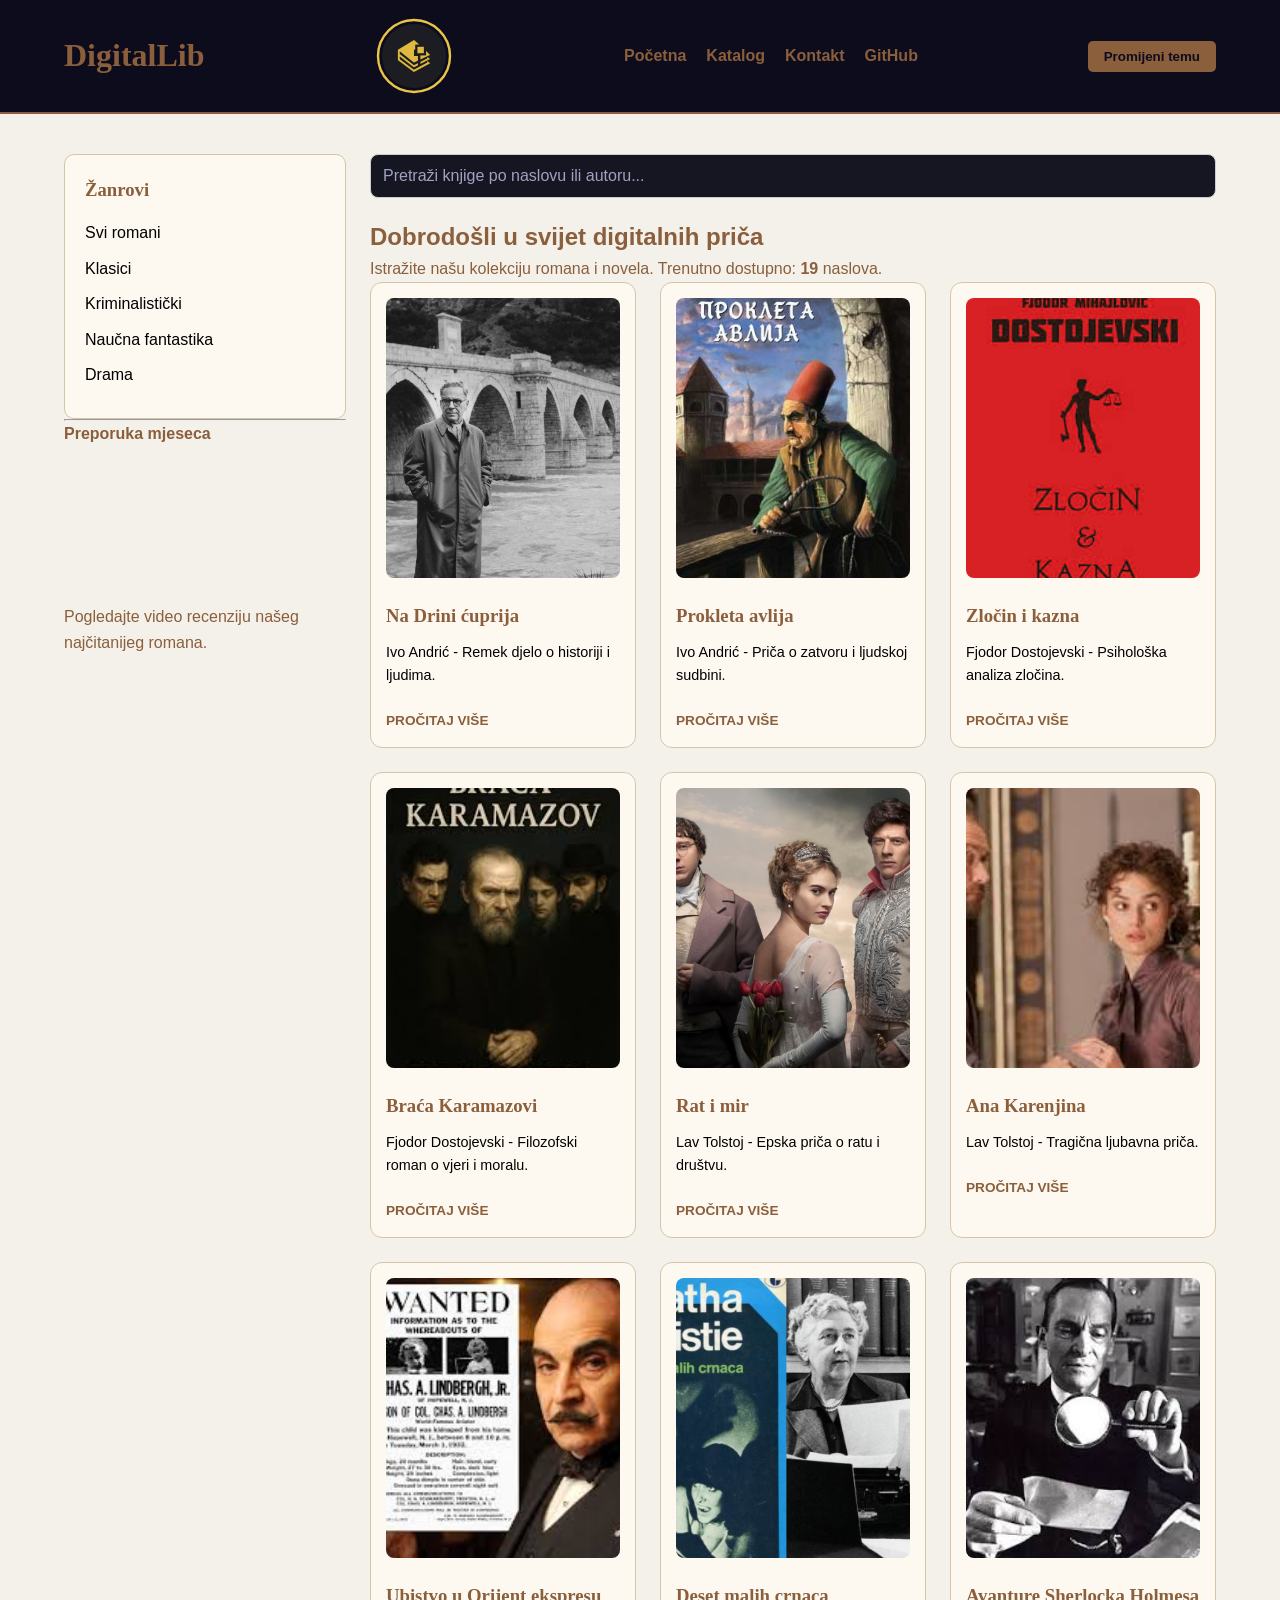
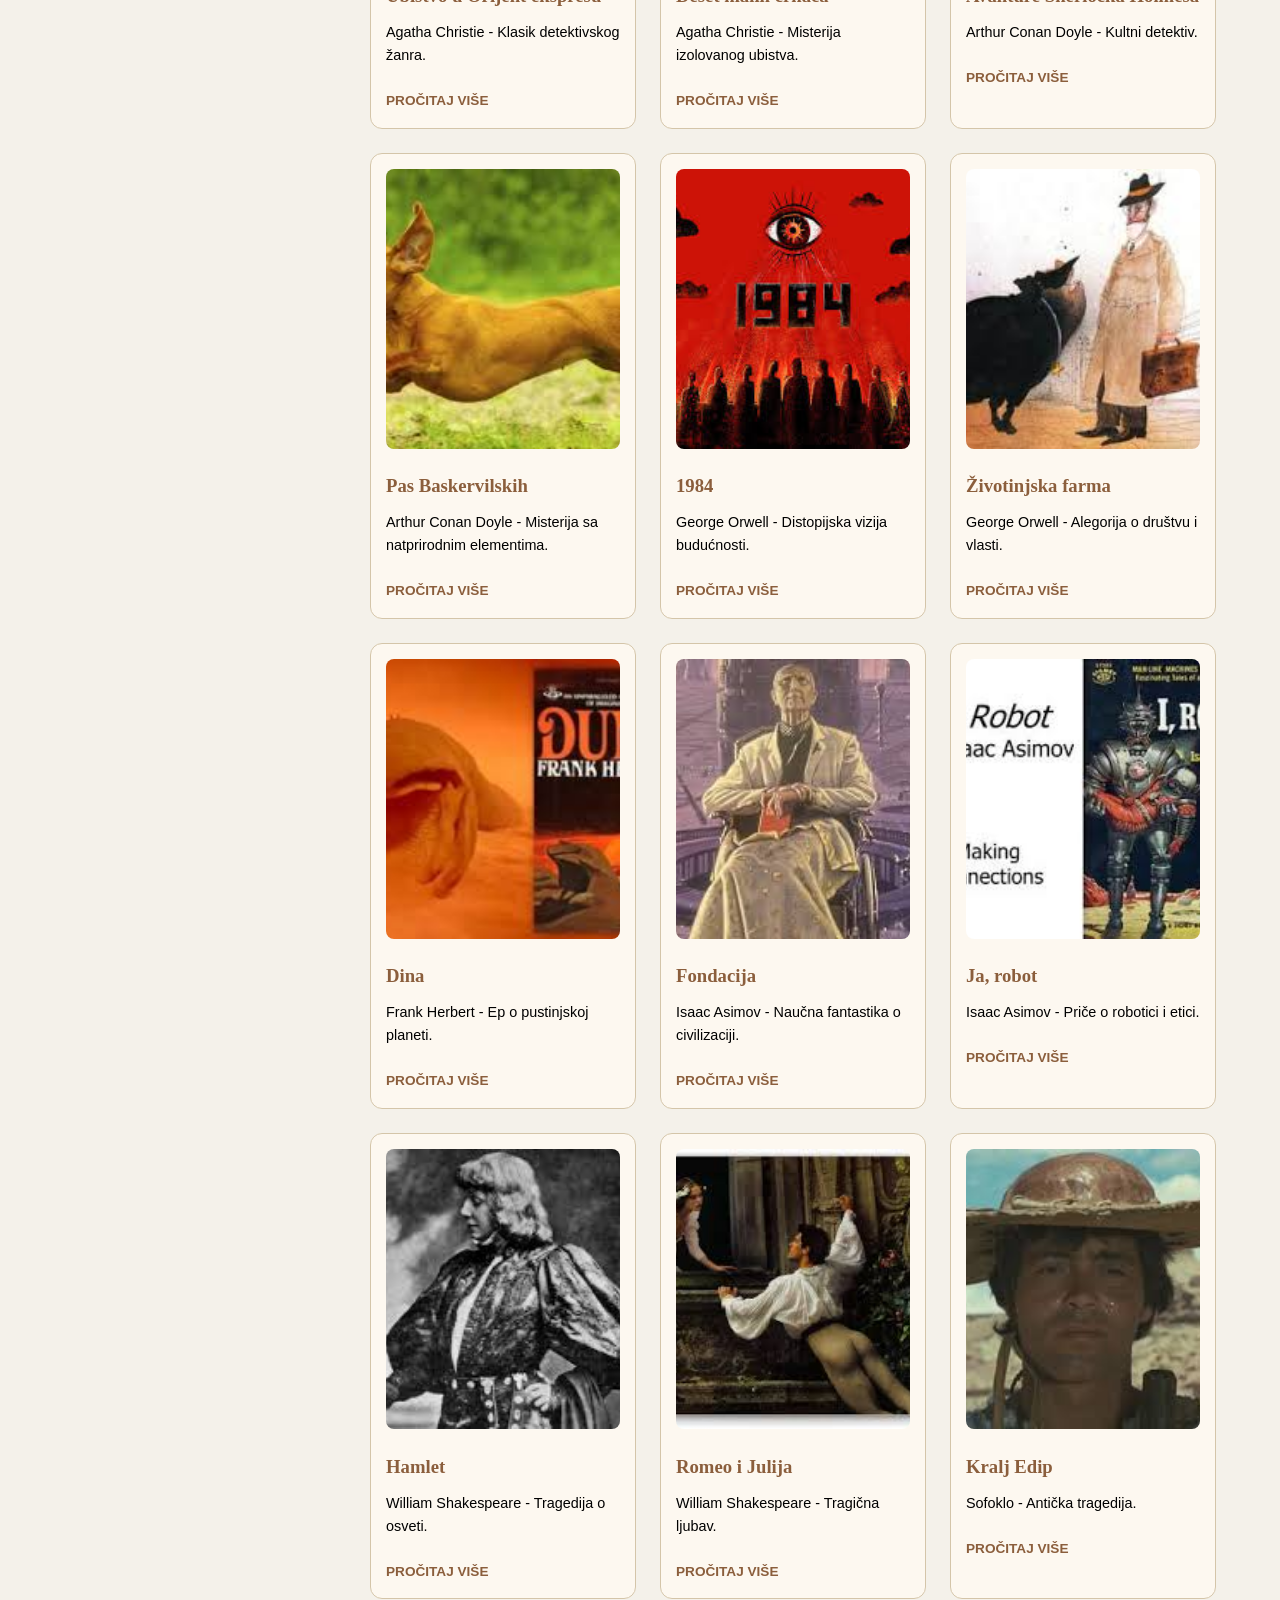
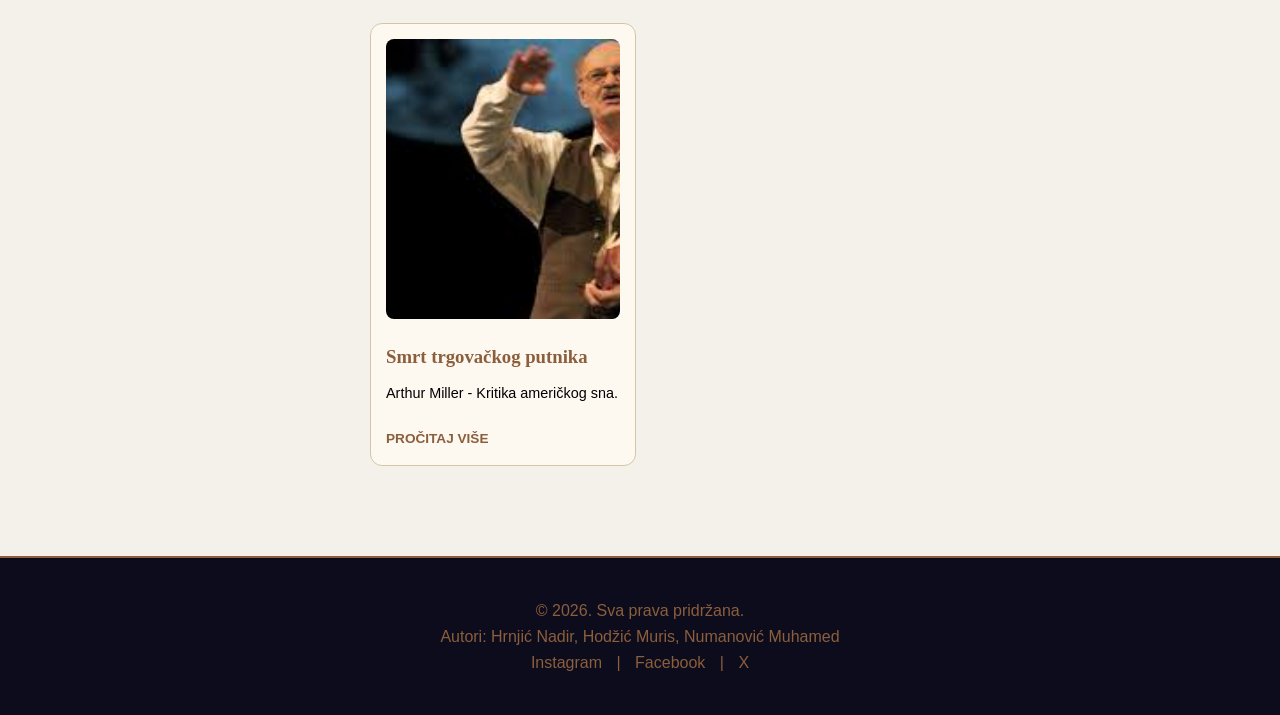
<file: index.html>
<!DOCTYPE html>
<html lang="bs">
<head>
    <meta charset="UTF-8">
    <meta name="viewport" content="width=device-width, initial-scale=1.0">
    <title>Digitalna Biblioteka | Početna</title>
    <link rel="manifest" href="manifest.json">
    <meta name="theme-color" content="#e8c547">
    <meta name="mobile-web-app-capable" content="yes">
    <link rel="apple-touch-icon" href="images/logo.png">
    <link rel="stylesheet" href="css/tptpstil.css">
    <link rel="icon" type="image/png" href="images/logo.png">
</head>
<body>

    <header>
        <div class="logo">
            <h1>DigitalLib</h1>
        </div>
        <div class="logo-kontejner">
    <svg width="80" height="80" viewBox="0 0 100 100" class="glavni-logo">
        <defs>
            <clipPath id="krug-maska">
                <circle cx="50" cy="50" r="40" />
            </clipPath>
        </defs>

        <circle cx="50" cy="50" r="45" class="logo-prsten" />

        <image 
            href="images/logo.png" 
            x="10" y="10" 
            width="80" height="80" 
            clip-path="url(#krug-maska)" 
            preserveAspectRatio="xMidYMid slice" />
    </svg>
</div>
        <nav>
            <ul>
                <li><a href="index.html">Početna</a></li>
                <li><a href="katalog.html">Katalog</a></li>
                <li><a href="kontakt.html">Kontakt</a></li>
                <li><a href="https://github.com/numanovicm/Grupa50-TPTP-2026" target="_blank">GitHub</a></li>
            </ul>
        </nav>
        <button id="drugaBoja">Promijeni temu</button>
    </header>

    <div class="container">
        <aside>
            <nav id="sporedniNav">
                <h3>Žanrovi</h3>
                <ul>
                    <li><a href="#" onclick="filterBooks('svi')">Svi romani</a></li>
                    <li><a href="#" onclick="filterBooks('klasici')">Klasici</a></li>
                    <li><a href="#" onclick="filterBooks('kriminalisticki')">Kriminalistički</a></li>
                    <li><a href="#" onclick="filterBooks('scifi')">Naučna fantastika</a></li>
                    <li><a href="#" onclick="filterBooks('drama')">Drama</a></li>
                </ul>
            </nav>
            <hr>
            <div class="video">
                <h4>Preporuka mjeseca</h4>
                <iframe src="https://www.youtube.com/embed/9xsYCiivBok?si=r5ehNdnq6RVL9y-l" title="YouTube video player" frameborder="0" allow="accelerometer; autoplay; clipboard-write; encrypted-media; gyroscope; picture-in-picture; web-share" referrerpolicy="strict-origin-when-cross-origin" allowfullscreen></iframe>
                <p>Pogledajte video recenziju našeg najčitanijeg romana.</p>
            </div>
        </aside>

        <main>
			<section id="search-section" style="margin-bottom: 20px;">
   		 <input type="text" id="searchInput" placeholder="Pretraži knjige po naslovu ili autoru..." >
		</section>
            <section id="landing">
                <h2>Dobrodošli u svijet digitalnih priča</h2> 
                <p>Istražite našu kolekciju romana i novela. Trenutno dostupno: <span id="book-count">22</span> naslova.</p>
            </section>

            <section id="knjige-grid">
                <article class="kartice" data-category="klasici">
                    <img src="images/drinacuprija.jpeg" alt="Na Drini ćuprija">
                    <h3>Na Drini ćuprija</h3>
                    <p>Ivo Andrić - Remek djelo o historiji i ljudima.</p>
					<a href="https://bs.wikipedia.org/wiki/Ivo_Andri%C4%87">Pročitaj više</a>
                </article>

                <article class="kartice" data-category="klasici">
                    <img src="images/avlija.jpg" alt="Prokleta avlija">
                    <h3>Prokleta avlija</h3>
                    <p>Ivo Andrić - Priča o zatvoru i ljudskoj sudbini.</p>
					<a href="https://bs.wikipedia.org/wiki/Ivo_Andri%C4%87">Pročitaj više</a>
                </article>

                <article class="kartice" data-category="klasici">
                    <img src="images/zlocin.jpeg" alt="Zločin i kazna">
                    <h3>Zločin i kazna</h3>
                    <p>Fjodor Dostojevski - Psihološka analiza zločina.</p>
					<a href="https://bs.wikipedia.org/wiki/Fjodor_Dostojevski">Pročitaj više</a>
                </article>

                <article class="kartice" data-category="klasici">
                    <img src="images/braca.jpeg" alt="Braća Karamazovi">
                    <h3>Braća Karamazovi</h3>
                    <p>Fjodor Dostojevski - Filozofski roman o vjeri i moralu.</p>
					<a href="https://bs.wikipedia.org/wiki/Fjodor_Dostojevski">Pročitaj više</a>
                </article>

                <article class="kartice" data-category="klasici">
                    <img src="images/rat.jpeg" alt="Rat i mir">
                    <h3>Rat i mir</h3>
                    <p>Lav Tolstoj - Epska priča o ratu i društvu.</p>
					<a href="https://bs.wikipedia.org/wiki/Lav_Tolstoj">Pročitaj više</a>
                </article>

                <article class="kartice" data-category="klasici">
                    <img src="images/ana.jpeg" alt="Ana Karenjina">
                    <h3>Ana Karenjina</h3>
                    <p>Lav Tolstoj - Tragična ljubavna priča.</p>
					<a href="https://bs.wikipedia.org/wiki/Lav_Tolstoj">Pročitaj više</a>
                </article>

                <article class="kartice" data-category="kriminalisticki">
                    <img src="images/ubistvo.jpeg" alt="Ubistvo u Orijent ekspresu">
                    <h3>Ubistvo u Orijent ekspresu</h3>
                    <p>Agatha Christie - Klasik detektivskog žanra.</p>
					<a href="https://bs.wikipedia.org/wiki/Agatha_Christie">Pročitaj više</a>
                </article>

                <article class="kartice" data-category="kriminalisticki">
                    <img src="images/crnac.jpg" alt="Deset malih crnaca">
                    <h3>Deset malih crnaca</h3>
                    <p>Agatha Christie - Misterija izolovanog ubistva.</p>
					<a href="https://bs.wikipedia.org/wiki/Agatha_Christie">Pročitaj više</a>
                </article>

                <article class="kartice" data-category="kriminalisticki">
                    <img src="images/serla.jpeg" alt="Sherlock Holmes">
                    <h3>Avanture Sherlocka Holmesa</h3>
                    <p>Arthur Conan Doyle - Kultni detektiv.</p>
					<a href="https://en.wikipedia.org/wiki/Arthur_Conan_Doyle">Pročitaj više</a>
                </article>

                <article class="kartice" data-category="kriminalisticki">
                    <img src="images/pas.jpeg" alt="Pas Baskervilskih">
                    <h3>Pas Baskervilskih</h3>
                    <p>Arthur Conan Doyle - Misterija sa natprirodnim elementima.</p>
					<a href="https://en.wikipedia.org/wiki/Arthur_Conan_Doyle">Pročitaj više</a>
                </article>

                <article class="kartice" data-category="scifi">
                    <img src="images/84.jpeg" alt="1984">
                    <h3>1984</h3>
                    <p>George Orwell - Distopijska vizija budućnosti.</p>
                    <a href="https://bs.wikipedia.org/wiki/George_Orwell">Pročitaj više</a>
                </article>

                <article class="kartice" data-category="scifi">
                    <img src="images/farma.jpeg" alt="Životinjska farma">
                    <h3>Životinjska farma</h3>
                    <p>George Orwell - Alegorija o društvu i vlasti.</p>
                    <a href="https://bs.wikipedia.org/wiki/George_Orwell">Pročitaj više</a>
                </article>

                <article class="kartice" data-category="scifi">
                    <img src="images/dina.jpeg" alt="Dina">
                    <h3>Dina</h3>
                    <p>Frank Herbert - Ep o pustinjskoj planeti.</p>
					<a href="https://en.wikipedia.org/wiki/Frank_Herbert">Pročitaj više</a>
                </article>

                <article class="kartice" data-category="scifi">
                    <img src="images/fondacija.jpeg" alt="Fondacija">
                    <h3>Fondacija</h3>
                    <p>Isaac Asimov - Naučna fantastika o civilizaciji.</p>
                    <a href="https://bs.wikipedia.org/wiki/Isaac_Asimov">Pročitaj više</a>
                </article>

                <article class="kartice" data-category="scifi">
                    <img src="images/robot.jpeg" alt="Ja, robot">
                    <h3>Ja, robot</h3>
                    <p>Isaac Asimov - Priče o robotici i etici.</p>
                    <a href="https://bs.wikipedia.org/wiki/Isaac_Asimov">Pročitaj više</a>
                </article>

                <article class="kartice" data-category="drama">
                    <img src="images/hamlet.jpeg" alt="Hamlet">
                    <h3>Hamlet</h3>
                    <p>William Shakespeare - Tragedija o osveti.</p>
                    <a href="https://bs.wikipedia.org/wiki/William_Shakespeare">Pročitaj više</a>
                </article>

                <article class="kartice" data-category="drama">
                    <img src="images/romeo.jpeg" alt="Romeo i Julija">
                    <h3>Romeo i Julija</h3>
                    <p>William Shakespeare - Tragična ljubav.</p>
                    <a href="https://bs.wikipedia.org/wiki/William_Shakespeare">Pročitaj više</a>
                </article>

                <article class="kartice" data-category="drama">
                    <img src="images/edo.jpeg" alt="Kralj Edip">
                    <h3>Kralj Edip</h3>
                    <p>Sofoklo - Antička tragedija.</p>
					<a href="https://bs.wikipedia.org/wiki/Sofokle">Pročitaj više</a>
                </article>

                <article class="kartice" data-category="drama">
                    <img src="images/smrt.jpeg" alt="Smrt trgovačkog putnika">
                    <h3>Smrt trgovačkog putnika</h3>
                    <p>Arthur Miller - Kritika američkog sna.</p>
					<a href="https://bs.wikipedia.org/wiki/Arthur_Miller">Pročitaj više</a>
                </article>
            </section>
        </main>
    </div>

    <footer>
        <p>&copy; 2026. Sva prava pridržana.</p>
        <p>Autori: Hrnjić Nadir, Hodžić Muris, Numanović Muhamed</p>
        <div class="linkovi">
            <a href="https://untz.ba/biblioteka/">Instagram</a> | <a href="https://untz.ba/biblioteka/">Facebook</a> | <a href="https://untz.ba/biblioteka/">X</a>
        </div>
    </footer>

    <script src="js/tptpskripte.js"></script>
</body>
</html>
</file>
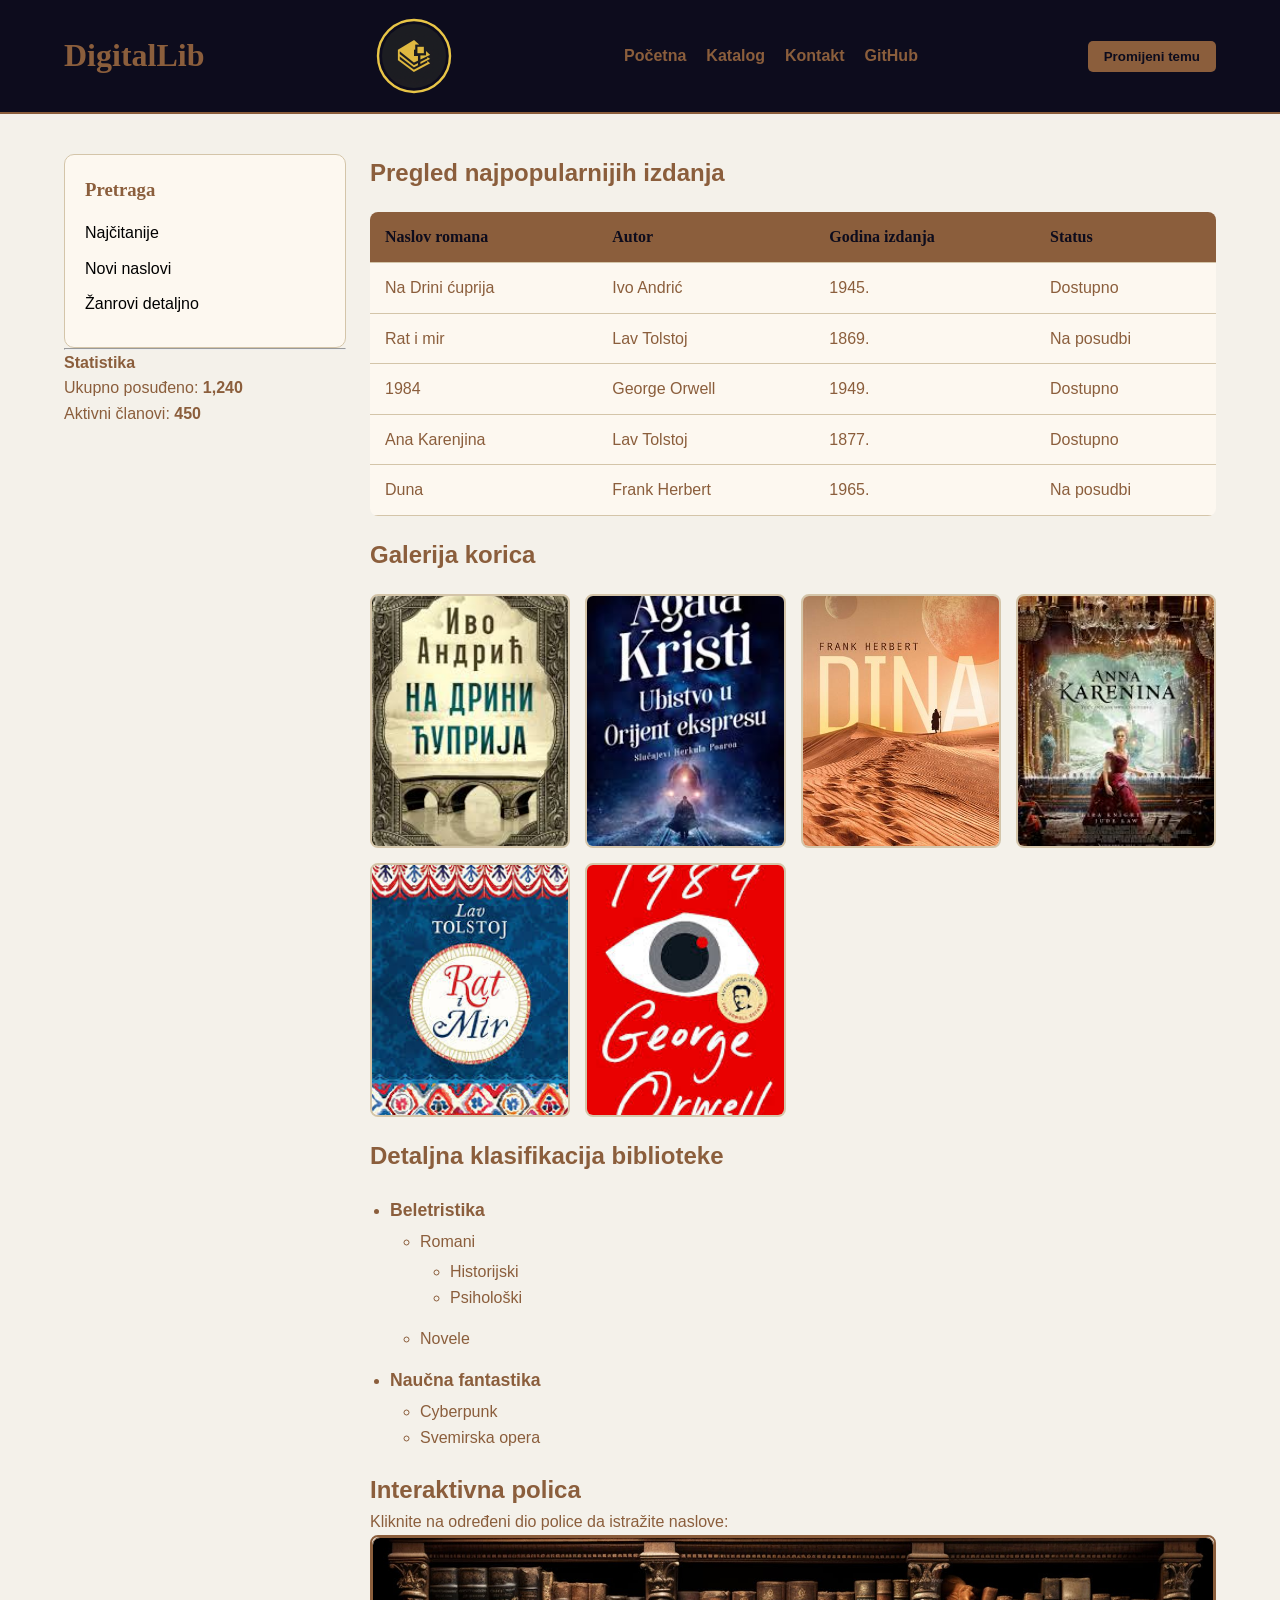
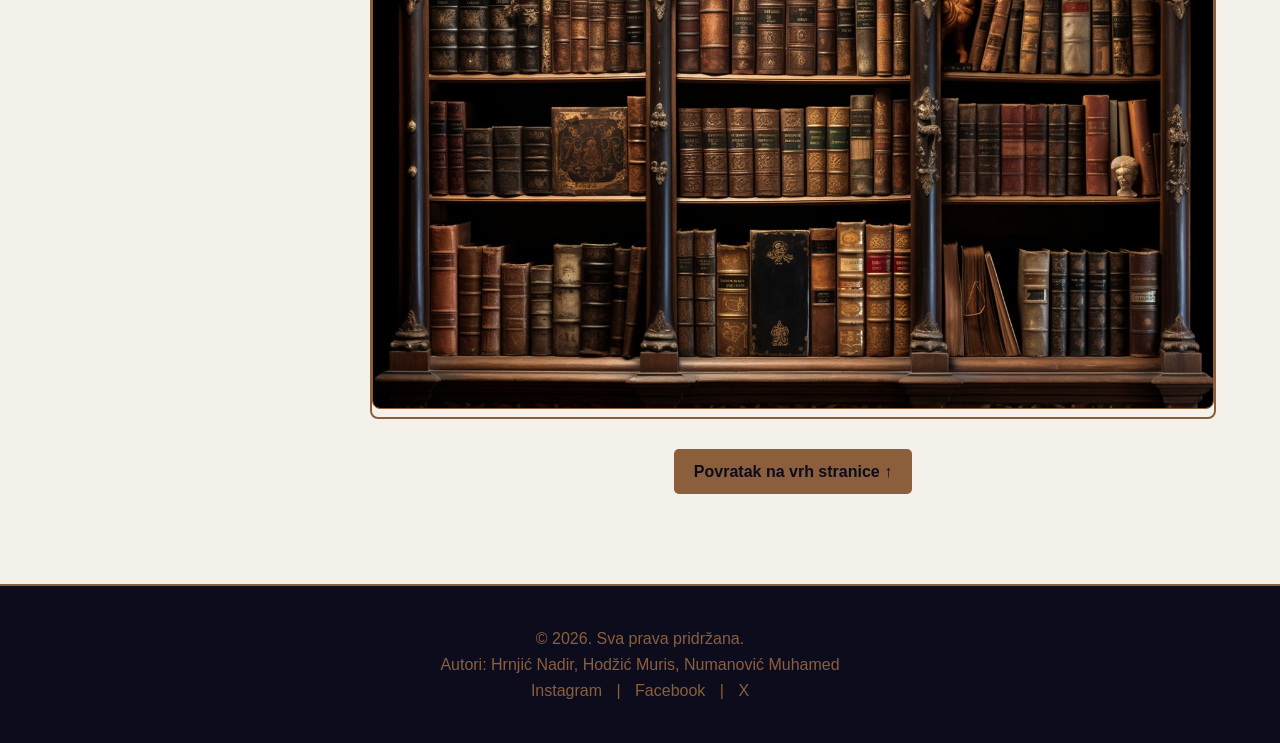
<file: katalog.html>
<!DOCTYPE html>
<html lang="bs">
<head>
    <meta charset="UTF-8">
    <meta name="viewport" content="width=device-width, initial-scale=1.0">
    <title>Digitalna Biblioteka | Katalog</title>
    <link rel="manifest" href="manifest.json">
    <meta name="theme-color" content="#e8c547">
    <meta name="mobile-web-app-capable" content="yes">
    <link rel="apple-touch-icon" href="images/logo.png">
    <link rel="stylesheet" href="css/tptpstil.css">
    <link rel="icon" type="image/png" href="images/logo.png">
</head>
<body>

    <header>
        <div class="logo">
            <h1>DigitalLib</h1>
        </div>
        <div class="logo-kontejner">
    <svg width="80" height="80" viewBox="0 0 100 100" class="glavni-logo">
        <defs>
            <clipPath id="krug-maska">
                <circle cx="50" cy="50" r="40" />
            </clipPath>
        </defs>

        <circle cx="50" cy="50" r="45" class="logo-prsten" />

        <image 
            href="images/logo.png" 
            x="10" y="10" 
            width="80" height="80" 
            clip-path="url(#krug-maska)" 
            preserveAspectRatio="xMidYMid slice" />
    </svg>
</div>
        <nav>
            <ul>
                <li><a href="index.html">Početna</a></li>
                <li><a href="katalog.html">Katalog</a></li>
                <li><a href="kontakt.html">Kontakt</a></li>
                <li><a href="https://github.com/numanovicm/Grupa50-TPTP-2026" target="_blank">GitHub</a></li>
            </ul>
        </nav>
        <button id="drugaBoja">Promijeni temu</button>
    </header>

    

    <div class="container">
        <aside>
            <nav id="sporedniNav">
                <h3>Pretraga</h3>
                <ul>
                    <li><a href="#tabela-naslova">Najčitanije</a></li>
                    <li><a href="#galerija-knjiga">Novi naslovi</a></li>
                    <li><a href="#kategorizacija">Žanrovi detaljno</a></li>
                </ul>
            </nav>
            <hr>
            <div class="statistika">
                <h4>Statistika</h4>
                <p>Ukupno posuđeno: <strong>1,240</strong></p>
                <p>Aktivni članovi: <strong>450</strong></p>
            </div>
        </aside>

        <main>
            <section id="tabela-naslova">
                <h2>Pregled najpopularnijih izdanja</h2>
                <div class="tabela-wrapper">
                    <table class="tabela">
                        <thead>
                            <tr>
                                <th>Naslov romana</th>
                                <th>Autor</th>
                                <th>Godina izdanja</th>
                                <th>Status</th>
                            </tr>
                        </thead>
                        <tbody>
                            <tr>
                                <td>Na Drini ćuprija</td>
                                <td>Ivo Andrić</td>
                                <td>1945.</td>
                                <td>Dostupno</td>
                            </tr>
                            <tr>
                                <td>Rat i mir</td>
                                <td>Lav Tolstoj</td>
                                <td>1869.</td>
                                <td>Na posudbi</td>
                            </tr>
                            <tr>
                                <td>1984</td>
                                <td>George Orwell</td>
                                <td>1949.</td>
                                <td>Dostupno</td>
                            </tr>
                            <tr>
                                <td>Ana Karenjina</td>
                                <td>Lav Tolstoj</td>
                                <td>1877.</td>
                                <td>Dostupno</td>
                            </tr>
                            <tr>
                                <td>Duna</td>
                                <td>Frank Herbert</td>
                                <td>1965.</td>
                                <td>Na posudbi</td>
                            </tr>
                        </tbody>
                    </table>
                </div>
            </section>

            <section id="galerija-knjiga">
                <h2>Galerija korica</h2>
                <div class="galerija">
                    <div class="galerija-stavka">
                        <img src="images/drinakorice.jpeg" alt="Korice: Na Drini ćuprija">
                    </div>
                    <div class="galerija-stavka">
                        <img src="images/ubistvoKorice.jpeg" alt="Korice: Ubistvo u Orijent Ekspresu">
                    </div>
                    <div class="galerija-stavka">
                        <img src="images/dinaKorice.jpg" alt="Korice: Dina">
                    </div>
                    <div class="galerija-stavka">
                        <img src="images/anaKorice.jpeg" alt="Korice: Ana Karenjina">
                    </div>
                    <div class="galerija-stavka">
                        <img src="images/ratKorice.jpeg" alt="Korice: Rat i Mir">
                    </div>
                    <div class="galerija-stavka">
                        <img src="images/84Korice.jpeg" alt="Korice: 1984">
                    </div>
                </div>
            </section>

            <section id="kategorizacija">
                <h2>Detaljna klasifikacija biblioteke</h2>
                <ul class="ugnjezdena-lista">
                    <li>
                        <span>Beletristika</span>
                        <ul>
                            <li>Romani
                                <ul>
                                    <li>Historijski</li>
                                    <li>Psihološki</li>
                                </ul>
                            </li>
                            <li>Novele</li>
                        </ul>
                    </li>
                    <li>
                        <span>Naučna fantastika</span>
                        <ul>
                            <li>Cyberpunk</li>
                            <li>Svemirska opera</li>
                        </ul>
                    </li>
                </ul>
            </section>

            <section id="interaktivna-polica">
                <h2>Interaktivna polica</h2>
                <p>Kliknite na određeni dio police da istražite naslove:</p>
                <div class="image-map-container">
                    <picture>
                    <source srcset="images/police.jpg" type="image/jpeg">
                    <img src="images/police.jpg" alt="Slika police sa knjigama">
                    </picture>
                    <div class="image-map-overlay">
                        <a class="map-link" data-tooltip="Na Drini ćuprija" href="https://bs.wikipedia.org/wiki/Na_Drini_ćuprija" target="_blank" rel="noreferrer noopener" aria-label="Na Drini ćuprija"></a>
                        <a class="map-link" data-tooltip="Prokleta avlija" href="https://bs.wikipedia.org/wiki/Prokleta_avlija" target="_blank" rel="noreferrer noopener" aria-label="Prokleta avlija"></a>
                        <a class="map-link" data-tooltip="Zločin i kazna" href="https://bs.wikipedia.org/wiki/Zločin_i_kazna" target="_blank" rel="noreferrer noopener" aria-label="Zločin i kazna"></a>
                        <a class="map-link" data-tooltip="Braća Karamazovi" href="https://bs.wikipedia.org/wiki/Braća_Karamazovi" target="_blank" rel="noreferrer noopener" aria-label="Braća Karamazovi"></a>
                        <a class="map-link" data-tooltip="Rat i mir" href="https://bs.wikipedia.org/wiki/Rat_i_mir" target="_blank" rel="noreferrer noopener" aria-label="Rat i mir"></a>
                        <a class="map-link" data-tooltip="Ana Karenjina" href="https://bs.wikipedia.org/wiki/Ana_Karenjina" target="_blank" rel="noreferrer noopener" aria-label="Ana Karenjina"></a>
                        <a class="map-link" data-tooltip="Ubistvo u Orijent ekspresu" href="https://bs.wikipedia.org/wiki/Ubistvo_u_Orijent_ekspresu" target="_blank" rel="noreferrer noopener" aria-label="Ubistvo u Orijent ekspresu"></a>
                        <a class="map-link" data-tooltip="Deset malih crnaca" href="https://bs.wikipedia.org/wiki/Deset_malih_crnaca" target="_blank" rel="noreferrer noopener" aria-label="Deset malih crnaca"></a>
                        <a class="map-link" data-tooltip="Pas Baskervilskih" href="https://bs.wikipedia.org/wiki/Pas_Baskervilskih" target="_blank" rel="noreferrer noopener" aria-label="Pas Baskervilskih"></a>
                    </div>
                </div>
            </section>

            <div class="tekst-centar">
                <a href="#" class="skoci-na-vrh">Povratak na vrh stranice ↑</a>
            </div>
        </main>
    </div>

    <footer>
        <p>&copy; 2026. Sva prava pridržana.</p>
        <p>Autori: Hrnjić Nadir, Hodžić Muris, Numanović Muhamed</p>
        <div class="linkovi">
            <a href="https://untz.ba/biblioteka/">Instagram</a> | <a href="https://untz.ba/biblioteka/">Facebook</a> | <a href="https://untz.ba/biblioteka/">X</a>
        </div>
    </footer>
    <script src="js/tptpskripte.js"></script>
</body>
</html>
</file>
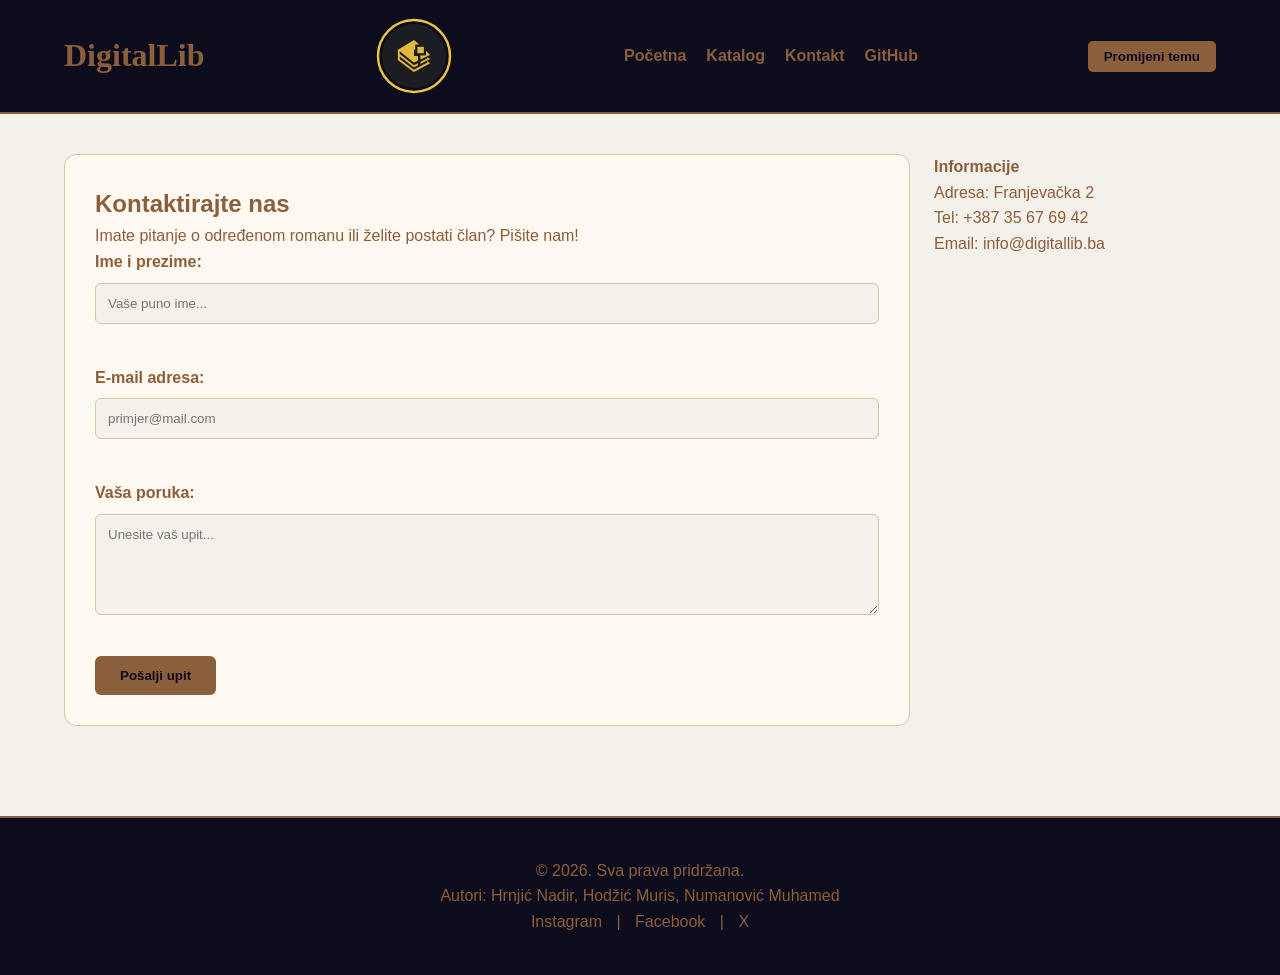
<file: kontakt.html>
<!DOCTYPE html>
<html lang="bs">
<head>
    <meta charset="UTF-8">
    <meta name="viewport" content="width=device-width, initial-scale=1.0">
    <title>Digitalna Biblioteka | Kontakt</title>
    <link rel="manifest" href="manifest.json">
    <meta name="theme-color" content="#e8c547">
    <meta name="mobile-web-app-capable" content="yes">
    <link rel="apple-touch-icon" href="images/logo.png">
    <link rel="stylesheet" href="css/tptpstil.css">
    <link rel="icon" type="image/png" href="images/logo.png">
</head>
<body>

    <header>
        <div class="logo">
            <h1>DigitalLib</h1>
        </div>
        <div class="logo-kontejner">
    <svg width="80" height="80" viewBox="0 0 100 100" class="glavni-logo">
        <defs>
            <clipPath id="krug-maska">
                <circle cx="50" cy="50" r="40" />
            </clipPath>
        </defs>

        <circle cx="50" cy="50" r="45" class="logo-prsten" />

        <image 
            href="images/logo.png" 
            x="10" y="10" 
            width="80" height="80" 
            clip-path="url(#krug-maska)" 
            preserveAspectRatio="xMidYMid slice" />
    </svg>
</div>
        <nav>
            <ul>
                <li><a href="index.html">Početna</a></li>
                <li><a href="katalog.html">Katalog</a></li>
                <li><a href="kontakt.html">Kontakt</a></li>
                <li><a href="https://github.com/numanovicm/Grupa50-TPTP-2026" target="_blank">GitHub</a></li>
            </ul>
        </nav>
        <button id="drugaBoja">Promijeni temu</button>
    </header>

    <div class="container">
        <main>
            <section id="kontakt-sekcija">
                <h2>Kontaktirajte nas</h2>
                <p>Imate pitanje o određenom romanu ili želite postati član? Pišite nam!</p>
                
                <form id="kontaktForma" novalidate>
                    <div class="forma-grupa">
                        <label for="ime">Ime i prezime:</label>
                        <input type="text" id="ime" placeholder="Vaše puno ime...">
                        <span class="greska-poruka" id="imeGreska"></span>
                    </div>

                    <div class="forma-grupa">
                        <label for="email">E-mail adresa:</label>
                        <input type="email" id="email" placeholder="primjer@mail.com">
                        <span class="greska-poruka" id="emailGreska"></span>
                    </div>

                    <div class="forma-grupa">
                        <label for="poruka">Vaša poruka:</label>
                        <textarea id="poruka" rows="5" placeholder="Unesite vaš upit..."></textarea>
                        <span class="greska-poruka" id="porukaGreska"></span>
                    </div>

                    <button type="submit" class="dugme-posalji">Pošalji upit</button>
                </form>

                <div id="uspjehPoruka" style="display: none;" class="uspjeh-okvir">
                    <h3>Hvala vam!</h3>
                    <p>Vaša poruka je uspješno poslana. Odgovorit ćemo vam u najkraćem roku.</p>
                </div>
            </section>
        </main>

        <aside>
            <div class="kontakt-info">
                <h4>Informacije</h4>
                <p>Adresa: Franjevačka 2</p>
                <p>Tel: +387 35 67 69 42</p>
                <p>Email: info@digitallib.ba</p>
            </div>
        </aside>
    </div>

    
   <footer>
        <p>&copy; 2026. Sva prava pridržana.</p>
        <p>Autori: Hrnjić Nadir, Hodžić Muris, Numanović Muhamed</p>
        <div class="linkovi">
            <a href="https://untz.ba/biblioteka/">Instagram</a> | <a href="https://untz.ba/biblioteka/">Facebook</a> | <a href="https://untz.ba/biblioteka/">X</a>
        </div>
    </footer>

    <script src="js/tptpskripte.js"></script>
</body>
</html>
</file>
<file: css/tptpstil.css>
:root {
    /* sistem koristenih boja */
    --boja-pozadina: #0f0e17;
    --boja-povrsina: #1a1a2e;
    --boja-kartica: #16213e;
    --boja-akcentna: #e8c547;
    --boja-tekst: #fffffe;
    --boja-tekst-sekundarni: #a7a9be;
    --boja-granica: #2a2a4a;
    --boja-greska: #ef476f;
    --boja-uspjeh: #4caf50;

    /* za fontove teksta */
    --font-naslov: 'Playfair Display', Georgia, serif;
    --font-tijelo: 'Lato', Arial, sans-serif;

    /* za tranzicije */
    --prelaz: 0.28s cubic-bezier(0.4, 0, 0.2, 1);
    --dur-fast: 160ms;
    --dur-medium: 320ms;
    --elev: 0 10px 30px rgba(0,0,0,0.45);

    /* za layout */
    --container-padding: 5%;
    --gutter: 24px;

   /* za search bar */
    --search-bg: #161622;
    --search-border: #3a3f6f;
    --search-text: #f4f1ea;
    --search-placeholder: #9fa2c1;
    --search-focus: rgba(232,197,71,0.22);
    --primarna-boja: #e8c547;
    --akcentna-boja: #f2d85b;
    --animacija-brzina: 3.5s;
}


body.dark-mode {
    --boja-pozadina: #f4f1ea;
    --boja-povrsina: #ffffff;
    --boja-kartica: #fdf8f0;
    --boja-akcentna: #8b5e3c; 
    --boja-tekst: #8b5e3c; 
    --boja-tekst-sekundarni: #000000;
    --boja-granica: #d4c5a9;
}


* {
    margin: 0;
    padding: 0;
    box-sizing: border-box;
} /*koristimo kaskadnu osobinu css, za svaki slucaj svaki element ce imati ove osobine dok se drugacije ne odredi*/

body {
    font-family: var(--font-tijelo);
    background-color: var(--boja-pozadina);
    color: var(--boja-tekst);
    line-height: 1.6;
    transition: background-color var(--prelaz), color var(--prelaz);
}


header {
    background-color: #0d0c1d;
    padding: 1rem var(--container-padding);
    display: flex;
    justify-content: space-between;
    align-items: center;
    position: sticky;
    top: 0;
    z-index: 1000; /*pobrine se da header sigurno bude na vrhu stranice*/
    border-bottom: 2px solid var(--boja-akcentna);
}

header h1 {
    font-family: var(--font-naslov);
    color: var(--boja-akcentna);
}

header nav ul {
    display: flex;
    list-style: none;
    gap: 20px; /*osigurava razmake*/
}

header nav a {
    color: var(--boja-tekst);
    text-decoration: none;
    font-weight: 600;
    transition: var(--prelaz);
}

header nav a:hover {
    color: var(--boja-akcentna);
}

#search-container {
    margin-bottom: 20px;
    max-width: 720px;
    padding: 18px;
    background: var(--boja-povrsina);
    border: 1px solid var(--boja-granica);
    border-radius: 18px;
    box-shadow: 0 12px 30px rgba(0,0,0,0.12);
}

.search-wrapper {
    display: flex;
    flex-direction: column;
    gap: 10px;
}

.search-wrapper label {
    color: var(--boja-tekst-sekundarni);
    font-size: 0.95rem;
    font-weight: 600;
}

#searchInput {
    width: 100%;
    padding: 14px 18px;
    border-radius: 14px;
    border: 1px solid var(--search-border);
    background: var(--search-bg);
    color: var(--search-text);
    font-size: 1rem;
    outline: none;
    transition: border-color var(--prelaz), box-shadow var(--prelaz), background-color var(--prelaz);
}

#searchInput::placeholder {
    color: var(--search-placeholder);
    opacity: 1;
}

#searchInput:focus {
    border-color: var(--boja-akcentna);
    box-shadow: 0 0 0 5px var(--search-focus);
}


#drugaBoja {
    padding: 8px 16px;
    background: var(--boja-akcentna);
    border: none;
    color: #0d0c1d;
    border-radius: 5px;
    cursor: pointer;
    font-weight: bold;
    transition: var(--prelaz);
}

#drugaBoja:hover {
    transform: scale(1.05);
    opacity: 0.9;
}


.container {
    display: flex;
    padding: 40px var(--container-padding);
    gap: var(--gutter);
}

aside {
    flex: 1;
    min-width: 250px;
}

main {
    flex: 3;
}

#searchInput{
    width: 100%; 
    padding: 12px; 
    border-radius: 8px; 
    border: 1px solid #ccc; 
    font-size: 16px;
}
#sporedniNav {
    background: var(--boja-kartica);
    padding: 20px;
    border-radius: 10px;
    border: 1px solid var(--boja-granica);
}

#sporedniNav h3 {
    margin-bottom: 15px;
    color: var(--boja-akcentna);
    font-family: var(--font-naslov);
}

#sporedniNav ul {
    list-style: none;
}

#sporedniNav li {
    margin-bottom: 10px;
}

#sporedniNav a {
    color: var(--boja-tekst-sekundarni);
    text-decoration: none;
    transition: var(--prelaz);
    display: block;
}

#sporedniNav a:hover {
    color: var(--boja-akcentna);
    padding-left: 5px;
}

#knjige-grid {
    display: grid;
    grid-template-columns: repeat(auto-fit, minmax(220px, 1fr));/*osigurava da na velikim ekranima imamo više kartica u redu, na manjim ekranima smanjuju se i na kraju postanu jedan kolona kartica */
    gap: var(--gutter);
}

.kartice {
    background: var(--boja-kartica);
    border: 1px solid var(--boja-granica);
    border-radius: 12px;
    padding: 15px;
    transition: var(--prelaz);
    animation: fadeInUp 0.8s ease forwards;
}

.kartice:hover {
    transform: translateY(-8px) scale(1.01);
    border-color: var(--boja-akcentna);
    box-shadow: var(--elev);
}

.kartice img {
    width: 100%;
    height: 280px;
    object-fit: cover;
    border-radius: 8px;
    margin-bottom: 15px;
}

.kartice h3 {
    font-family: var(--font-naslov);
    margin-bottom: 10px;
    color: var(--boja-akcentna);
}

.kartice p {
    font-size: 0.9rem;
    color: var(--boja-tekst-sekundarni);
    margin-bottom: 15px;
}

.kartice a {
    color: var(--boja-akcentna);
    text-decoration: none;
    font-weight: bold;
    font-size: 0.85rem;
    text-transform: uppercase;
}

@keyframes fadeInUp {
    from { opacity: 0; transform: translateY(20px); }
    to { opacity: 1; transform: translateY(0); }
}


.hidden { display: none !important; } /* koristimo .hidden kada želimo potpuno ukloniti nešto iz prikaza i pristupačnosti*/
.visually-hidden { position: absolute !important; height: 1px; width: 1px; overflow: hidden; clip: rect(1px, 1px, 1px, 1px); white-space: nowrap; }
/* koristimo .visually-hidden kada želimo skrivenu, ali dostupnu informaciju za korisnike koji koriste pomoćne tehnologije */

:focus {
    outline: 3px solid rgba(232,197,71,0.18);
    outline-offset: 3px;
}


.kartice p { transition: color var(--dur-medium); }
.kartice a { display: inline-block; margin-top: 8px; }




.center-screen {
    position: fixed;
    left: 50%;
    top: 50%;
    transform: translate(-50%, -50%);
    z-index: 1000;
    width: min(95vw, 1100px);
    max-width: 1100px;
    padding: 1rem;
}


@media (max-width: 600px) {
    .center-screen {
        position: static;
        transform: none;
        width: 100%;
        margin: 0 auto;
        padding: 0;
    }
}


@media (max-width: 900px) {
    header { padding: 1rem 4%; }
}



@media (max-width: 900px) {
    #knjige-grid { grid-template-columns: repeat(2, 1fr); }
    .container { flex-direction: column; }
}

@media (max-width: 600px) {
    #knjige-grid { grid-template-columns: 1fr; }
    header { flex-direction: column; text-align: center; gap: 12px; }
    header nav ul { gap: 10px; font-size: 0.9rem; }
    .kartice img { height: 220px; }
}


@media (max-width: 400px) {
    header { padding: 0.8rem 3%; }
    .container { padding: 20px 3%; }
    .kartice img { height: 180px; }
    nav ul { flex-wrap: wrap; gap: 8px; }
    #sporedniNav { padding: 14px; }
}


footer {
    background: #0d0c1d;
    padding: 40px 5%;
    text-align: center;
    border-top: 2px solid var(--boja-akcentna);
    margin-top: 50px;
}

.linkovi a {
    color: var(--boja-akcentna);
    margin: 0 10px;
    text-decoration: none;
}


#book-count {
    font-weight: bold;
    color: var(--boja-akcentna);
}
.logo-kontejner {
    display: flex;
    align-items: center;
    gap: 15px;
}

.logo-tekst {
    font-size: 1.5rem;
    font-weight: bold;
    color: var(--primarna-boja);
}

.glavni-logo {
    transition: transform 0.4s ease-in-out;
    cursor: pointer;
}

.glavni-logo:hover {
    transform: rotate(10deg) scale(1.1); 
}

@keyframes pulsiranjePrstena {
    0% {
        stroke: var(--primarna-boja);
        stroke-width: 2;
        opacity: 1;
    }
    50% {
        stroke: var(--akcentna-boja);
        stroke-width: 5;
        opacity: 0.6;
    }
    100% {
        stroke: var(--primarna-boja);
        stroke-width: 2;
        opacity: 1;
    }
}

.logo-prsten {
    fill: none;
    stroke: var(--primarna-boja);
    stroke-width: 3;
    animation: pulsiranjePrstena var(--animacija-brzina) infinite ease-in-out;
}

/* Ovaj dio css-a je za katalog stranicu */

.image-map-container { position: relative; display: block; max-width: 100%; margin: 0 auto; }
.image-map-container picture { display: block; width: 100%; height: auto; border-radius: 8px; border: 2px solid var(--boja-akcentna); }
.image-map-overlay { position: absolute; inset: 0; pointer-events: none; }
.image-map-overlay .map-link {
    position: absolute;
    display: block;
    pointer-events: auto;
    border: 0;
    background: transparent;
    transition: background-color var(--prelaz);
}
.image-map-overlay .map-link:hover,
.image-map-overlay .map-link:active {
    background-color: rgba(232,197,71,0.08);
}
.image-map-overlay .map-link:focus { outline: none; }
.image-map-overlay .map-link:focus-visible {
    outline: 3px solid rgba(232,197,71,0.35);
    outline-offset: 3px;
}
.image-map-overlay .map-link::after {
    content: attr(data-tooltip);
    position: absolute;
    left: 50%;
    top: -2.2rem;
    transform: translateX(-50%);
    white-space: nowrap;
    padding: 0.35rem 0.65rem;
    border-radius: 0.35rem;
    background: rgba(15,14,23,0.92);
    color: #fff;
    font-size: 0.82rem;
    opacity: 0;
    pointer-events: none;
    transition: opacity var(--dur-fast), transform var(--dur-fast);
}
.image-map-overlay .map-link:hover::after,
.image-map-overlay .map-link:focus-visible::after {
    opacity: 1;
    transform: translateX(-50%) translateY(-4px);
}
.image-map-overlay .map-link:nth-child(1) { top: 8%; left: 5%; width: 28%; height: 22%; }
.image-map-overlay .map-link:nth-child(2) { top: 8%; left: 35%; width: 28%; height: 22%; }
.image-map-overlay .map-link:nth-child(3) { top: 8%; left: 65%; width: 28%; height: 22%; }
.image-map-overlay .map-link:nth-child(4) { top: 34%; left: 5%; width: 28%; height: 22%; }
.image-map-overlay .map-link:nth-child(5) { top: 34%; left: 35%; width: 28%; height: 22%; }
.image-map-overlay .map-link:nth-child(6) { top: 34%; left: 65%; width: 28%; height: 22%; }
.image-map-overlay .map-link:nth-child(7) { top: 60%; left: 5%; width: 28%; height: 22%; }
.image-map-overlay .map-link:nth-child(8) { top: 60%; left: 35%; width: 28%; height: 22%; }
.image-map-overlay .map-link:nth-child(9) { top: 60%; left: 65%; width: 28%; height: 22%; }

.bookmark-nav {
    backdrop-filter: blur(6px);
    background: var(--boja-povrsina);
    border-bottom: 1px solid var(--boja-granica);
    padding: 10px 0;
    text-align: center;
    position: sticky;
    top: 70px;
    z-index: 999;
}

.bookmark-nav a {
    color: var(--boja-akcentna);
    text-decoration: none;
    margin: 0 10px;
    font-size: 0.85rem;
    font-weight: bold;
}


.tabela-wrapper {
    overflow-x: auto; 
    margin: 20px 0;
}

.tabela {
    width: 100%;
    border-collapse: collapse;
    background: var(--boja-kartica);
    border-radius: 8px;
    overflow: hidden;
}

.tabela th, .tabela td {
    padding: 12px 15px;
    text-align: left;
    border-bottom: 1px solid var(--boja-granica);
}

.tabela th {
    background-color: var(--boja-akcentna);
    color: #0d0c1d;
    font-family: var(--font-naslov);
}

.tabela tr:hover {
    background: rgba(232, 197, 71, 0.05);
}


.galerija {
    display: grid;
    grid-template-columns: repeat(auto-fill, minmax(180px, 1fr));
    gap: 15px;
    margin: 20px 0;
}

.galerija-stavka {
    background: linear-gradient(180deg, rgba(0,0,0,0.02), transparent);
    border-radius: 8px;
    overflow: hidden;
    border: 2px solid var(--boja-granica);
    transition: var(--prelaz);
}

.galerija-stavka:hover {
    border-color: var(--boja-akcentna);
    transform: scale(1.03);
}

.galerija-stavka img {
    width: 100%;
    height: 250px;
    object-fit: cover;
    display: block;
}


.ugnjezdena-lista {
    padding-left: 20px;
    margin: 20px 0;
}

.ugnjezdena-lista span {
    font-weight: bold;
    color: var(--boja-akcentna);
    font-size: 1.1rem;
}

.ugnjezdena-lista ul {
    list-style-type: circle;
    padding-left: 30px;
    margin: 5px 0 15px 0;
}


.image-map-container picture img {
    max-width: 100%;
    height: auto;
    border: 1px solid var(--boja-akcentna);
    border-radius: 8px;
}


.skoci-na-vrh {
    display: inline-block;
    margin-top: 30px;
    padding: 10px 20px;
    background: var(--boja-akcentna);
    color: #0d0c1d;
    text-decoration: none;
    border-radius: 5px;
    font-weight: bold;
    transition: transform var(--dur-fast), opacity var(--dur-fast);
}

.skoci-na-vrh:hover {
    transform: translateY(-3px);
    opacity: 0.95;
}

.tekst-centar { text-align: center; }



/* Ovo je za kontakt stranicu */
#kontakt-sekcija {
    background: var(--boja-kartica);
    padding: 30px;
    border-radius: 12px;
    border: 1px solid var(--boja-granica);
}

.forma-grupa {
    margin-bottom: 20px;
    display: flex;
    flex-direction: column;
}

.forma-grupa label {
    margin-bottom: 8px;
    font-weight: bold;
    color: var(--boja-akcentna);
}

.forma-grupa input, .forma-grupa textarea {
    padding: 12px;
    border: 1px solid var(--boja-granica);
    border-radius: 6px;
    background: var(--boja-pozadina);
    color: var(--boja-tekst);
    font-family: inherit;
}


.input-greska {
    border: 2px solid var(--boja-greska) !important; /*cisto da osigura da se ovo izvrsi*/
}

.greska-poruka {
    color: var(--boja-greska);
    font-size: 0.8rem;
    margin-top: 5px;
    min-height: 1rem;
}

.dugme-posalji {
    background: var(--boja-akcentna);
    color: #0d0c1d;
    padding: 12px 25px;
    border: none;
    border-radius: 6px;
    font-weight: bold;
    cursor: pointer;
    transition: var(--prelaz);
}

.dugme-posalji:hover {
    transform: translateY(-2px);
    box-shadow: 0 5px 15px rgba(232, 197, 71, 0.3);
}

.uspjeh-okvir {
    margin-top: 20px;
    padding: 20px;
    background: rgba(76, 175, 80, 0.1);
    border: 1px solid var(--boja-uspjeh);
    border-radius: 8px;
    text-align: center;
}


/* Global footer */
footer {
    background: #0d0c1d;
    padding: 40px 5%;
    text-align: center;
    border-top: 2px solid var(--boja-akcentna);
    margin-top: 50px;
}

.linkovi a {
    color: var(--boja-akcentna);
    margin: 0 10px;
    text-decoration: none;
}
</file>
